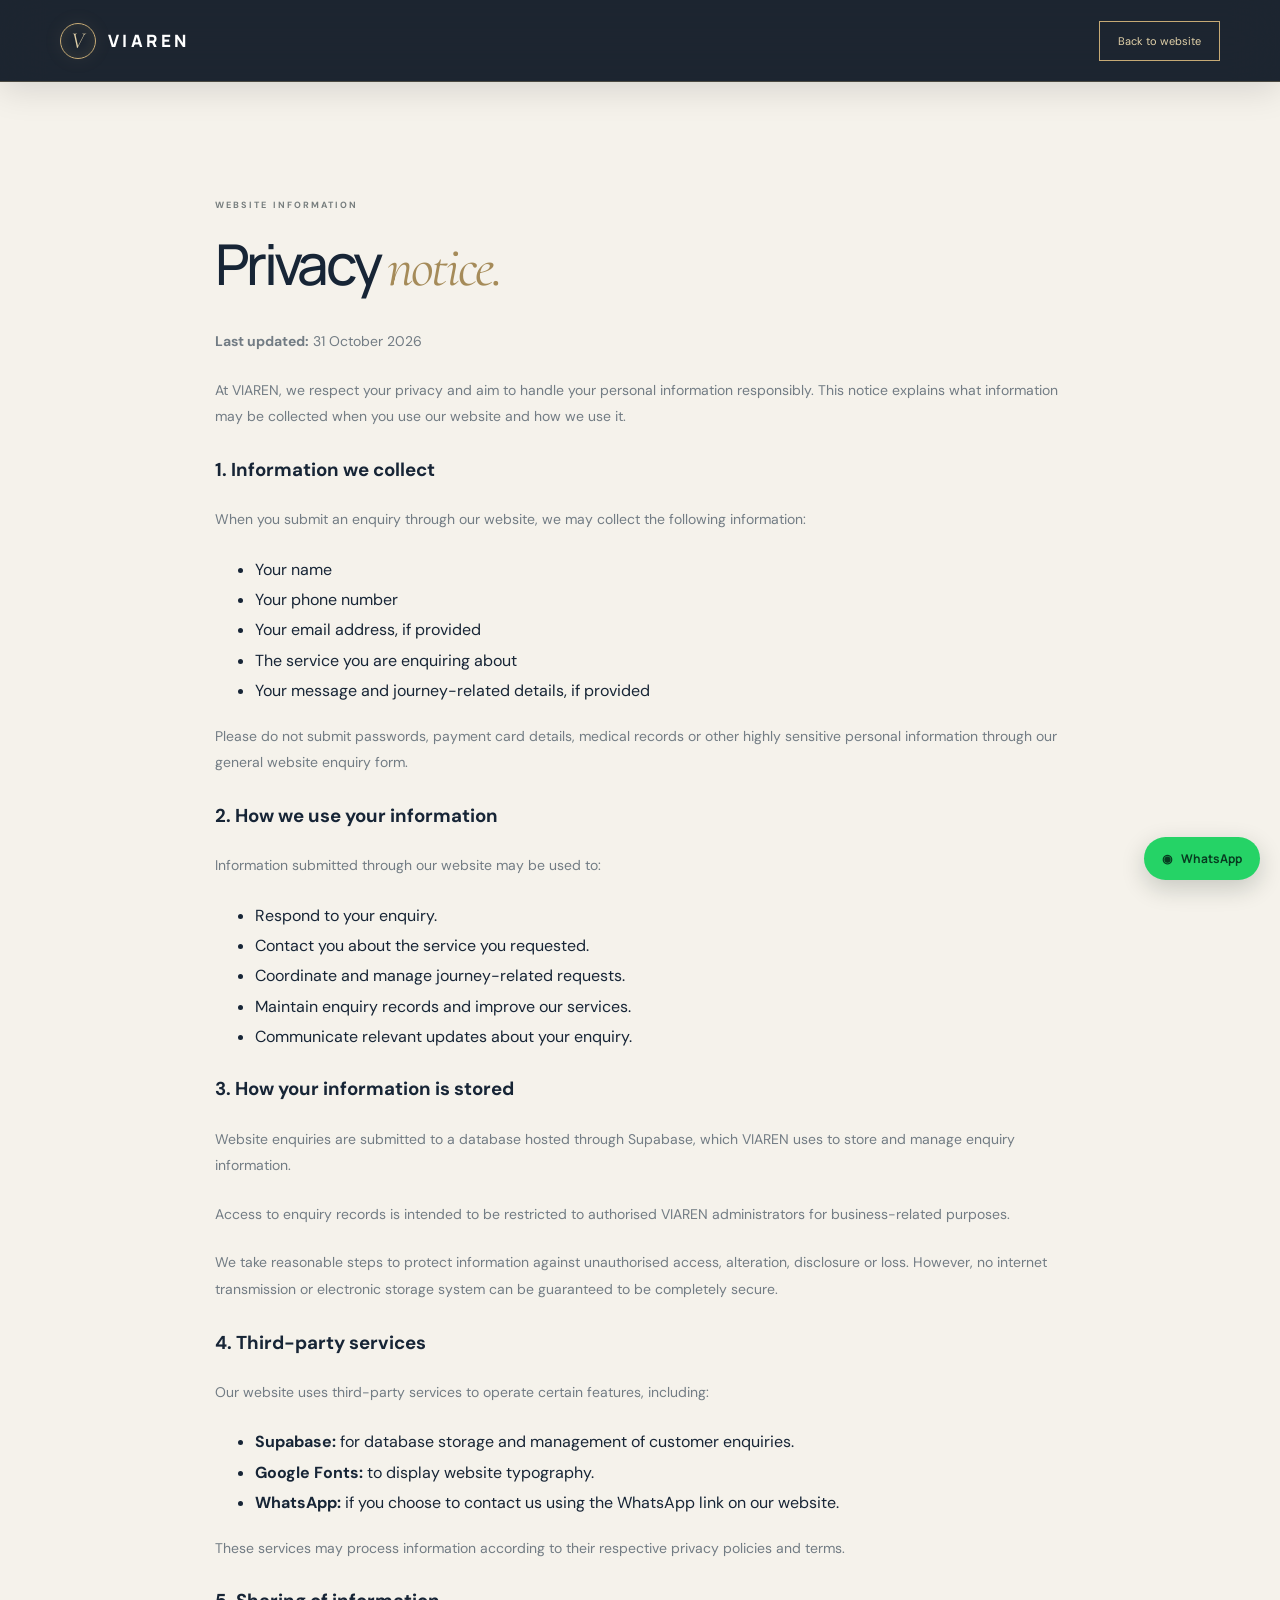
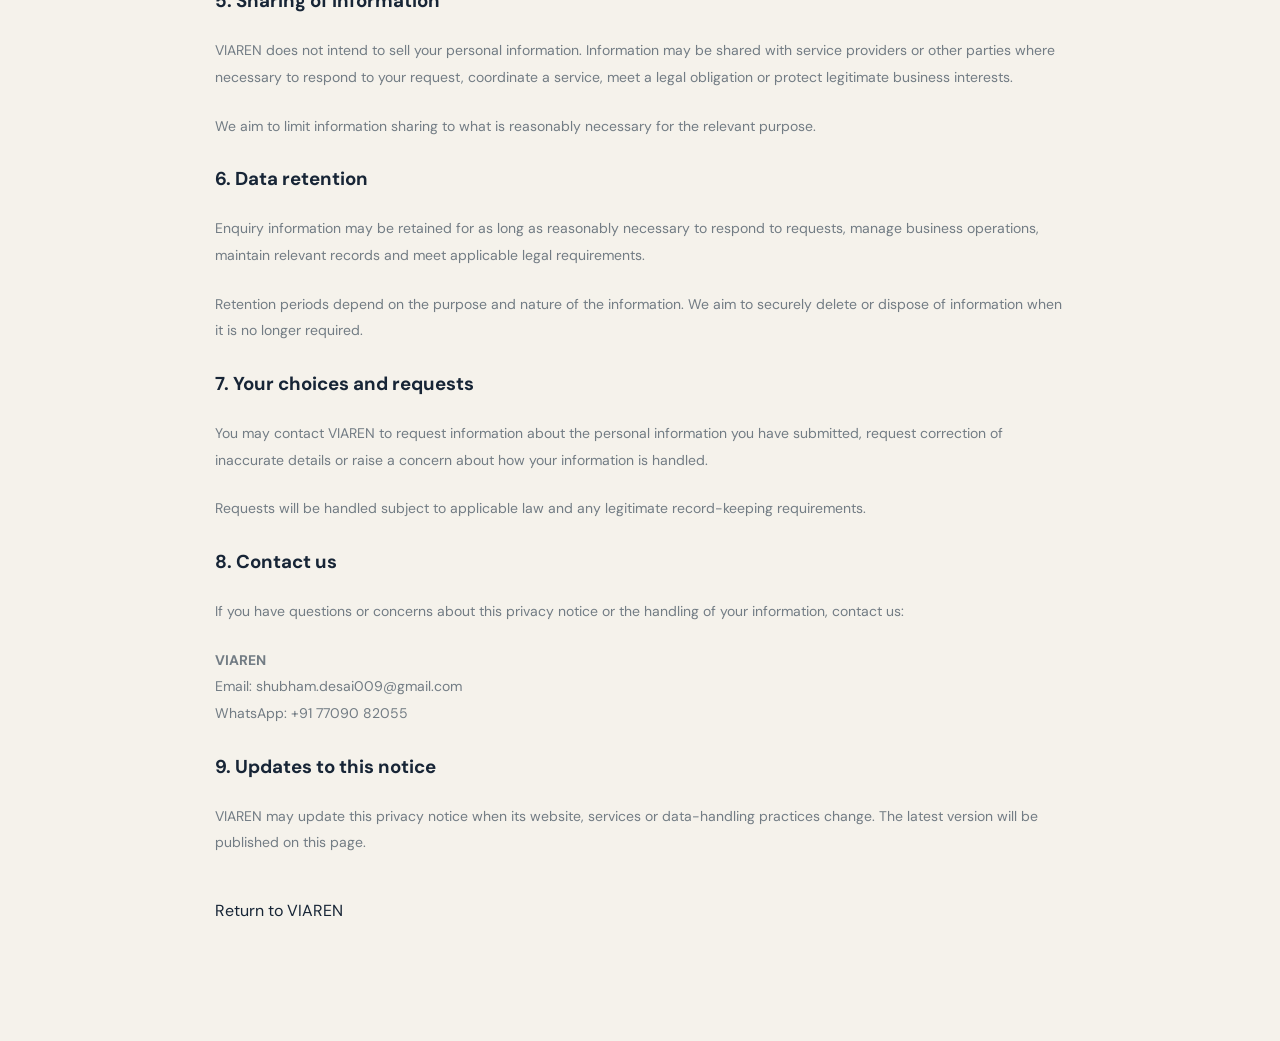
<file: privacy.html>
<!DOCTYPE html>
<html lang="en">
<head>
  <meta charset="UTF-8">
  <meta name="viewport" content="width=device-width, initial-scale=1.0">
  <meta name="theme-color" content="#091522">

  <title>Privacy Notice | VIAREN</title>

  <meta
    name="description"
    content="Learn how VIAREN collects, uses and protects information submitted through its website."
  >

  <link rel="preconnect" href="https://fonts.googleapis.com">
  <link rel="preconnect" href="https://fonts.gstatic.com" crossorigin>

  <link
    href="https://fonts.googleapis.com/css2?family=DM+Sans:wght@400;500;600;700&family=Manrope:wght@400;500;600;700;800&family=Cormorant+Garamond:wght@400;500;600;700&display=swap"
    rel="stylesheet"
  >

  <link rel="stylesheet" href="styles.css">
</head>

<body>

  <header class="site-header">
    <a class="brand" href="index.html">
      <span class="brand-mark">V</span>
      <span>VIAREN</span>
    </a>

    <a class="nav-cta" href="index.html">
      Back to website
    </a>
  </header>


  <main class="section">
    <div class="container" style="max-width: 850px;">

      <div class="eyebrow dark">WEBSITE INFORMATION</div>

      <h2>Privacy <em>notice.</em></h2>

      <p>
        <strong>Last updated:</strong> 31 October 2026
      </p>

      <p>
        At VIAREN, we respect your privacy and aim to handle your
        personal information responsibly. This notice explains what
        information may be collected when you use our website and
        how we use it.
      </p>


      <h3>1. Information we collect</h3>

      <p>
        When you submit an enquiry through our website, we may collect
        the following information:
      </p>

      <ul>
        <li>Your name</li>
        <li>Your phone number</li>
        <li>Your email address, if provided</li>
        <li>The service you are enquiring about</li>
        <li>Your message and journey-related details, if provided</li>
      </ul>

      <p>
        Please do not submit passwords, payment card details, medical
        records or other highly sensitive personal information through
        our general website enquiry form.
      </p>


      <h3>2. How we use your information</h3>

      <p>
        Information submitted through our website may be used to:
      </p>

      <ul>
        <li>Respond to your enquiry.</li>
        <li>Contact you about the service you requested.</li>
        <li>Coordinate and manage journey-related requests.</li>
        <li>Maintain enquiry records and improve our services.</li>
        <li>Communicate relevant updates about your enquiry.</li>
      </ul>


      <h3>3. How your information is stored</h3>

      <p>
        Website enquiries are submitted to a database hosted through
        Supabase, which VIAREN uses to store and manage enquiry
        information.
      </p>

      <p>
        Access to enquiry records is intended to be restricted to
        authorised VIAREN administrators for business-related purposes.
      </p>

      <p>
        We take reasonable steps to protect information against
        unauthorised access, alteration, disclosure or loss. However,
        no internet transmission or electronic storage system can be
        guaranteed to be completely secure.
      </p>


      <h3>4. Third-party services</h3>

      <p>
        Our website uses third-party services to operate certain
        features, including:
      </p>

      <ul>
        <li>
          <strong>Supabase:</strong> for database storage and
          management of customer enquiries.
        </li>
        <li>
          <strong>Google Fonts:</strong> to display website typography.
        </li>
        <li>
          <strong>WhatsApp:</strong> if you choose to contact us using
          the WhatsApp link on our website.
        </li>
      </ul>

      <p>
        These services may process information according to their
        respective privacy policies and terms.
      </p>


      <h3>5. Sharing of information</h3>

      <p>
        VIAREN does not intend to sell your personal information.
        Information may be shared with service providers or other
        parties where necessary to respond to your request, coordinate
        a service, meet a legal obligation or protect legitimate
        business interests.
      </p>

      <p>
        We aim to limit information sharing to what is reasonably
        necessary for the relevant purpose.
      </p>


      <h3>6. Data retention</h3>

      <p>
        Enquiry information may be retained for as long as reasonably
        necessary to respond to requests, manage business operations,
        maintain relevant records and meet applicable legal
        requirements.
      </p>

      <p>
        Retention periods depend on the purpose and nature of the
        information. We aim to securely delete or dispose of
        information when it is no longer required.
      </p>


      <h3>7. Your choices and requests</h3>

      <p>
        You may contact VIAREN to request information about the
        personal information you have submitted, request correction
        of inaccurate details or raise a concern about how your
        information is handled.
      </p>

      <p>
        Requests will be handled subject to applicable law and any
        legitimate record-keeping requirements.
      </p>


      <h3>8. Contact us</h3>

      <p>
        If you have questions or concerns about this privacy notice
        or the handling of your information, contact us:
      </p>

      <p>
        <strong>VIAREN</strong><br>
        Email:
        <a href="mailto:shubham.desai009@gmail.com">
          shubham.desai009@gmail.com
        </a>
        <br>
        WhatsApp:
        <a
          href="https://wa.me/917709082055"
          target="_blank"
          rel="noopener noreferrer"
        >
          +91 77090 82055
        </a>
      </p>


      <h3>9. Updates to this notice</h3>

      <p>
        VIAREN may update this privacy notice when its website,
        services or data-handling practices change. The latest
        version will be published on this page.
      </p>

      <div style="margin-top: 40px;">
        <a class="nav-cta" href="index.html">
          Return to VIAREN
        </a>
      </div>

    </div>
  </main>


  <a
    class="whatsapp-float"
    href="https://wa.me/917709082055?text=Hello%20VIAREN%2C%20I%20would%20like%20to%20know%20more%20about%20your%20services."
    target="_blank"
    rel="noopener noreferrer"
    aria-label="Chat with VIAREN on WhatsApp"
  >
    <span class="whatsapp-symbol" aria-hidden="true">◉</span>
    <span>WhatsApp</span>
  </a>

</body>
</html>
</file>
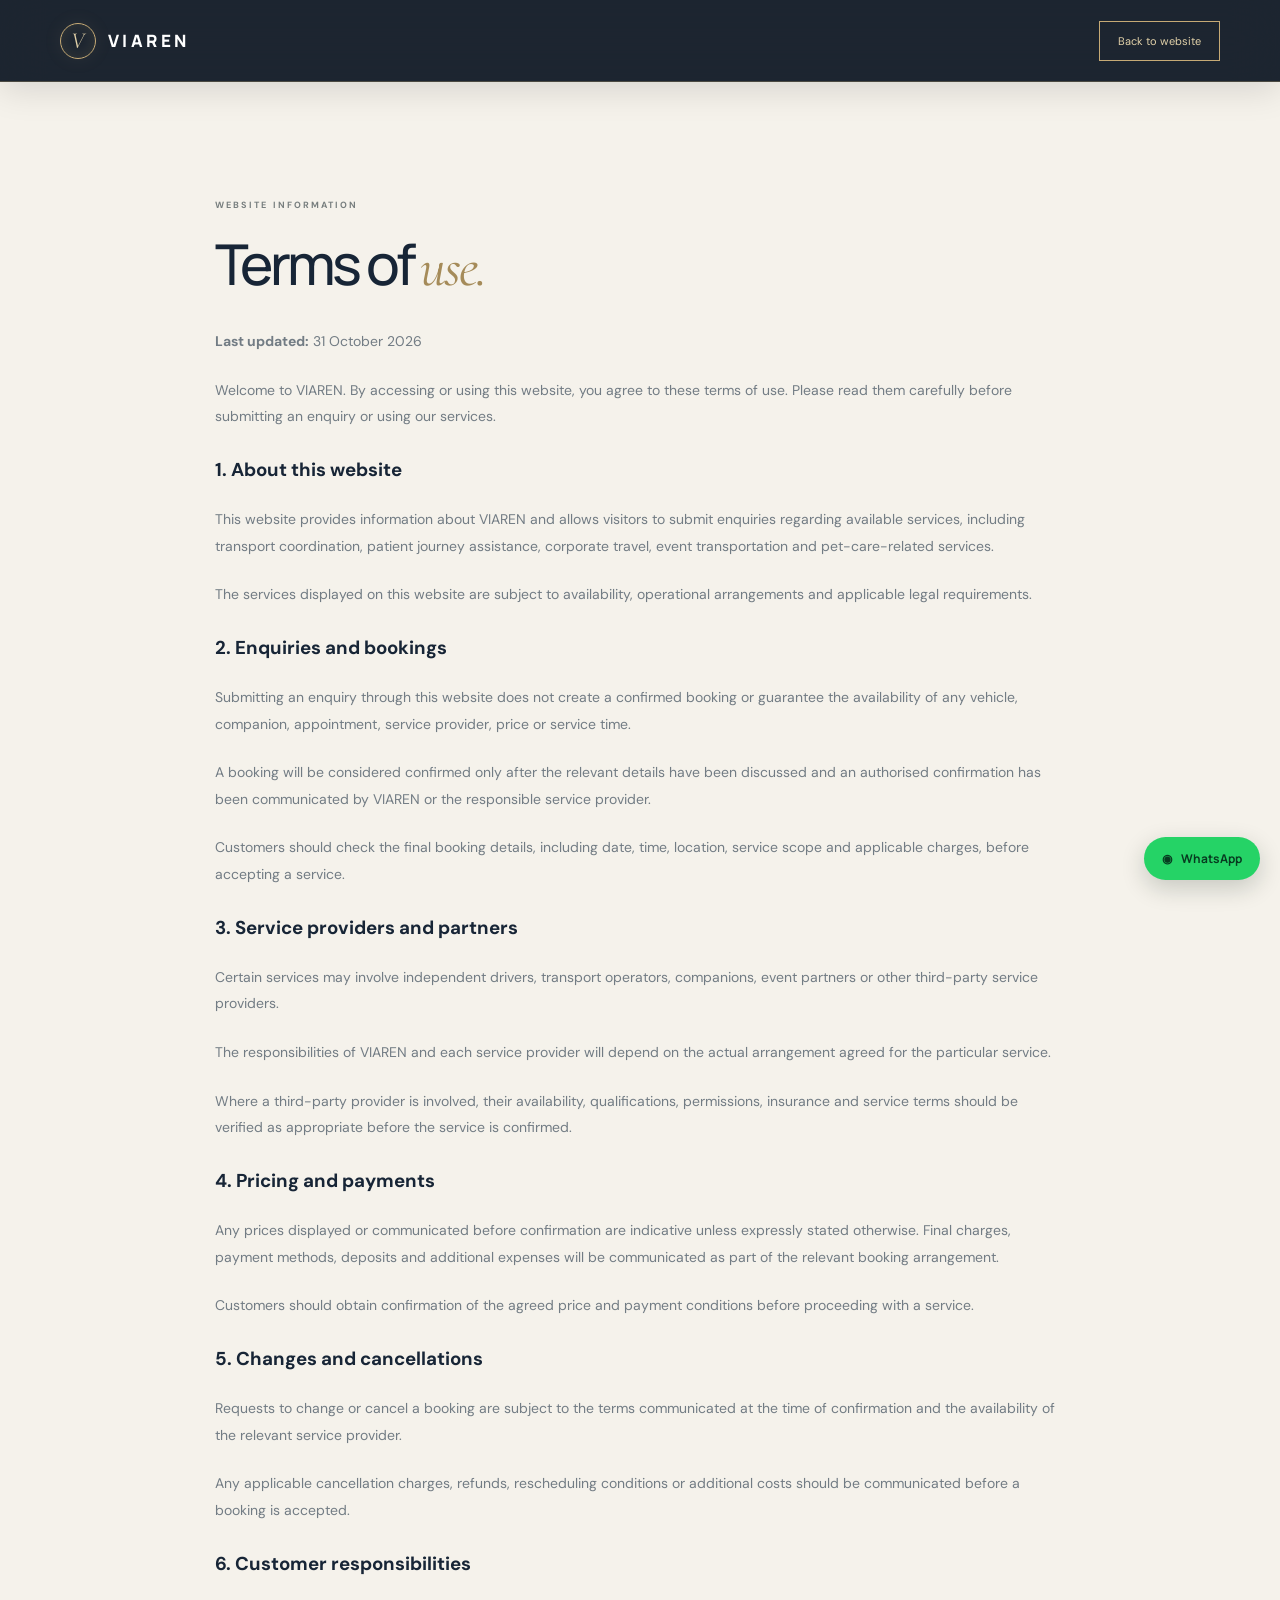
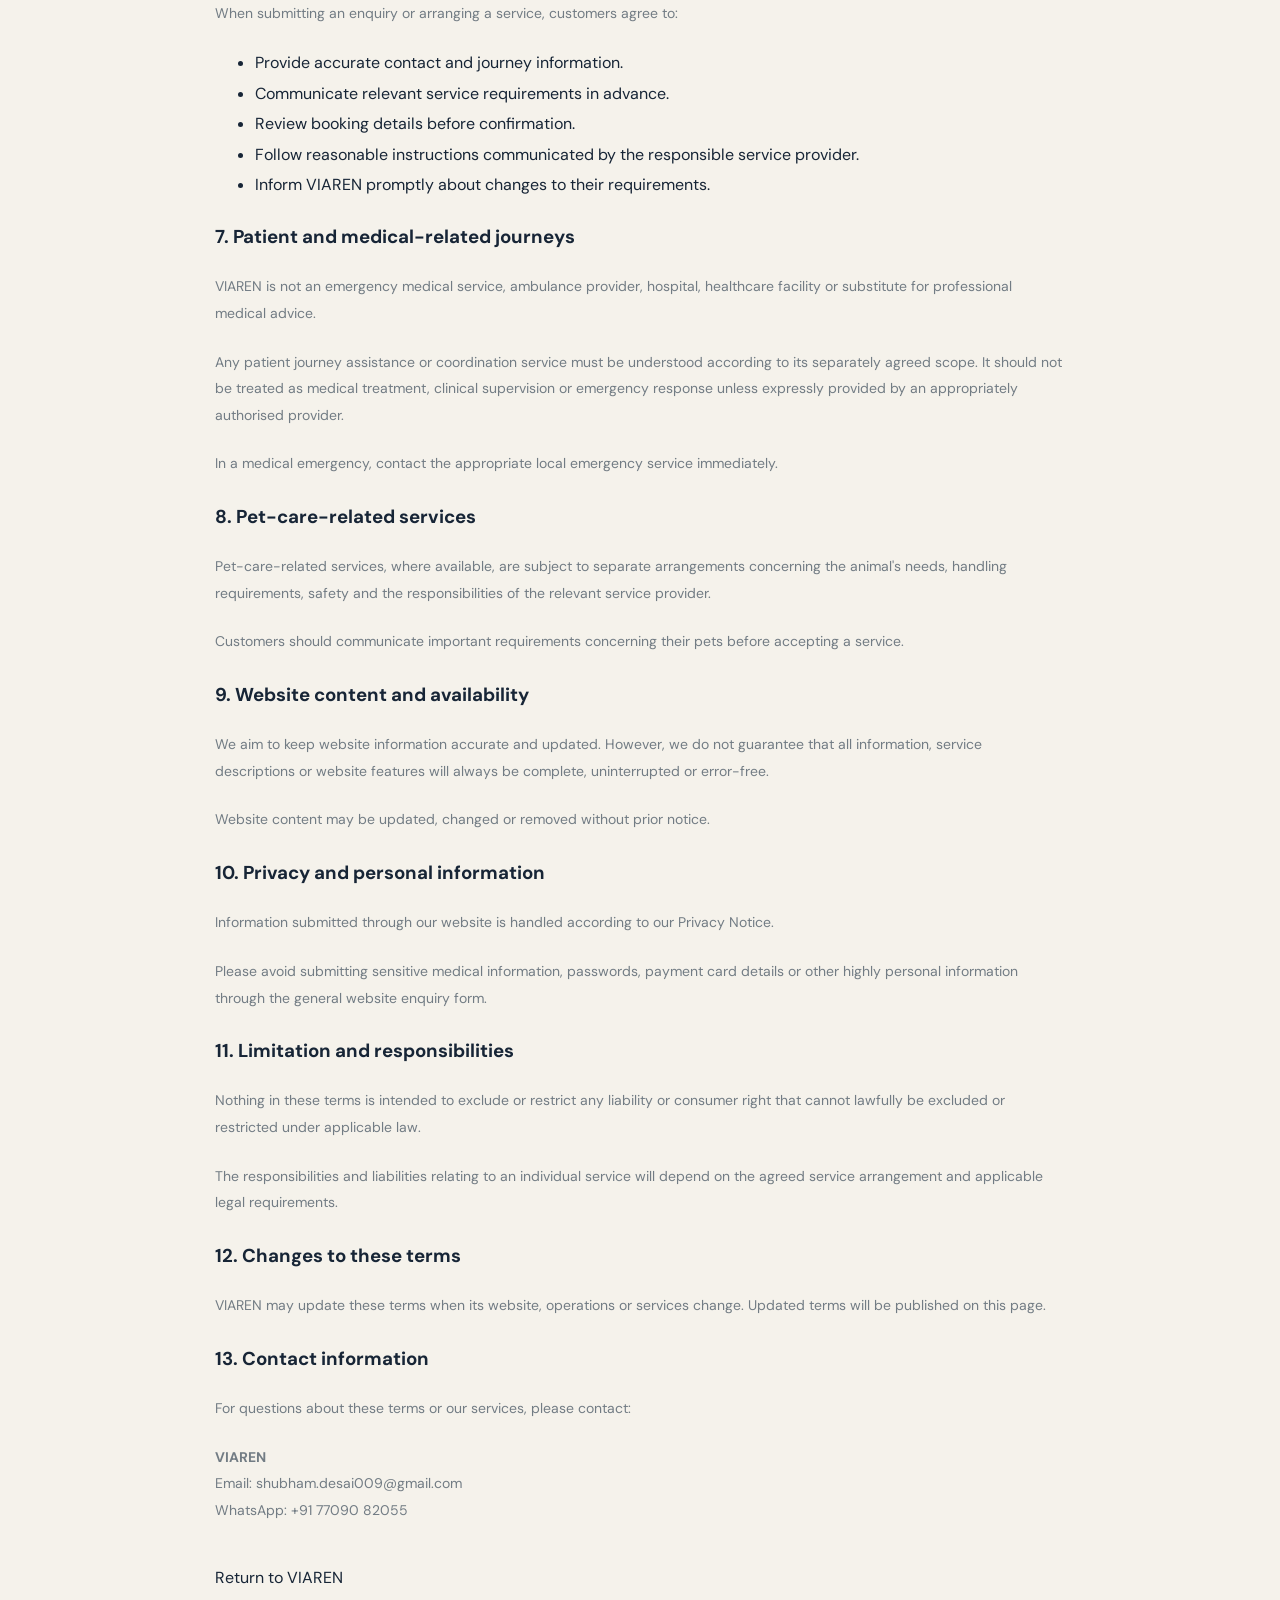
<file: terms.html>
<!DOCTYPE html>
<html lang="en">
<head>
  <meta charset="UTF-8">
  <meta name="viewport" content="width=device-width, initial-scale=1.0">
  <meta name="theme-color" content="#091522">

  <title>Terms of Use | VIAREN</title>

  <meta
    name="description"
    content="Read the terms and conditions for using the VIAREN website and submitting service enquiries."
  >

  <link rel="preconnect" href="https://fonts.googleapis.com">
  <link rel="preconnect" href="https://fonts.gstatic.com" crossorigin>

  <link
    href="https://fonts.googleapis.com/css2?family=DM+Sans:wght@400;500;600;700&family=Manrope:wght@400;500;600;700;800&family=Cormorant+Garamond:wght@400;500;600;700&display=swap"
    rel="stylesheet"
  >

  <link rel="stylesheet" href="styles.css">
</head>

<body>

  <header class="site-header">
    <a class="brand" href="index.html">
      <span class="brand-mark">V</span>
      <span>VIAREN</span>
    </a>

    <a class="nav-cta" href="index.html">
      Back to website
    </a>
  </header>


  <main class="section">

    <div class="container" style="max-width: 850px;">

      <div class="eyebrow dark">WEBSITE INFORMATION</div>

      <h2>Terms of <em>use.</em></h2>

      <p>
        <strong>Last updated:</strong> 31 October 2026
      </p>

      <p>
        Welcome to VIAREN. By accessing or using this website,
        you agree to these terms of use. Please read them carefully
        before submitting an enquiry or using our services.
      </p>


      <h3>1. About this website</h3>

      <p>
        This website provides information about VIAREN and allows
        visitors to submit enquiries regarding available services,
        including transport coordination, patient journey assistance,
        corporate travel, event transportation and pet-care-related
        services.
      </p>

      <p>
        The services displayed on this website are subject to
        availability, operational arrangements and applicable
        legal requirements.
      </p>


      <h3>2. Enquiries and bookings</h3>

      <p>
        Submitting an enquiry through this website does not create
        a confirmed booking or guarantee the availability of any
        vehicle, companion, appointment, service provider, price
        or service time.
      </p>

      <p>
        A booking will be considered confirmed only after the
        relevant details have been discussed and an authorised
        confirmation has been communicated by VIAREN or the
        responsible service provider.
      </p>

      <p>
        Customers should check the final booking details, including
        date, time, location, service scope and applicable charges,
        before accepting a service.
      </p>


      <h3>3. Service providers and partners</h3>

      <p>
        Certain services may involve independent drivers, transport
        operators, companions, event partners or other third-party
        service providers.
      </p>

      <p>
        The responsibilities of VIAREN and each service provider
        will depend on the actual arrangement agreed for the
        particular service.
      </p>

      <p>
        Where a third-party provider is involved, their availability,
        qualifications, permissions, insurance and service terms
        should be verified as appropriate before the service is
        confirmed.
      </p>


      <h3>4. Pricing and payments</h3>

      <p>
        Any prices displayed or communicated before confirmation
        are indicative unless expressly stated otherwise.
        Final charges, payment methods, deposits and additional
        expenses will be communicated as part of the relevant
        booking arrangement.
      </p>

      <p>
        Customers should obtain confirmation of the agreed price
        and payment conditions before proceeding with a service.
      </p>


      <h3>5. Changes and cancellations</h3>

      <p>
        Requests to change or cancel a booking are subject to
        the terms communicated at the time of confirmation and
        the availability of the relevant service provider.
      </p>

      <p>
        Any applicable cancellation charges, refunds, rescheduling
        conditions or additional costs should be communicated
        before a booking is accepted.
      </p>


      <h3>6. Customer responsibilities</h3>

      <p>
        When submitting an enquiry or arranging a service,
        customers agree to:
      </p>

      <ul>
        <li>Provide accurate contact and journey information.</li>
        <li>Communicate relevant service requirements in advance.</li>
        <li>Review booking details before confirmation.</li>
        <li>Follow reasonable instructions communicated by the responsible service provider.</li>
        <li>Inform VIAREN promptly about changes to their requirements.</li>
      </ul>


      <h3>7. Patient and medical-related journeys</h3>

      <p>
        VIAREN is not an emergency medical service, ambulance
        provider, hospital, healthcare facility or substitute for
        professional medical advice.
      </p>

      <p>
        Any patient journey assistance or coordination service
        must be understood according to its separately agreed
        scope. It should not be treated as medical treatment,
        clinical supervision or emergency response unless
        expressly provided by an appropriately authorised provider.
      </p>

      <p>
        In a medical emergency, contact the appropriate local
        emergency service immediately.
      </p>


      <h3>8. Pet-care-related services</h3>

      <p>
        Pet-care-related services, where available, are subject
        to separate arrangements concerning the animal's needs,
        handling requirements, safety and the responsibilities
        of the relevant service provider.
      </p>

      <p>
        Customers should communicate important requirements
        concerning their pets before accepting a service.
      </p>


      <h3>9. Website content and availability</h3>

      <p>
        We aim to keep website information accurate and updated.
        However, we do not guarantee that all information,
        service descriptions or website features will always
        be complete, uninterrupted or error-free.
      </p>

      <p>
        Website content may be updated, changed or removed
        without prior notice.
      </p>


      <h3>10. Privacy and personal information</h3>

      <p>
        Information submitted through our website is handled
        according to our
        <a href="privacy.html">Privacy Notice</a>.
      </p>

      <p>
        Please avoid submitting sensitive medical information,
        passwords, payment card details or other highly personal
        information through the general website enquiry form.
      </p>


      <h3>11. Limitation and responsibilities</h3>

      <p>
        Nothing in these terms is intended to exclude or restrict
        any liability or consumer right that cannot lawfully be
        excluded or restricted under applicable law.
      </p>

      <p>
        The responsibilities and liabilities relating to an
        individual service will depend on the agreed service
        arrangement and applicable legal requirements.
      </p>


      <h3>12. Changes to these terms</h3>

      <p>
        VIAREN may update these terms when its website,
        operations or services change. Updated terms will
        be published on this page.
      </p>


      <h3>13. Contact information</h3>

      <p>
        For questions about these terms or our services,
        please contact:
      </p>

      <p>
        <strong>VIAREN</strong><br>

        Email:
        <a href="mailto:shubham.desai009@gmail.com">
          shubham.desai009@gmail.com
        </a>

        <br>

        WhatsApp:
        <a
          href="https://wa.me/917709082055"
          target="_blank"
          rel="noopener noreferrer"
        >
          +91 77090 82055
        </a>
      </p>


      <div style="margin-top: 40px;">
        <a class="nav-cta" href="index.html">
          Return to VIAREN
        </a>
      </div>

    </div>

  </main>


  <a
    class="whatsapp-float"
    href="https://wa.me/917709082055?text=Hello%20VIAREN%2C%20I%20would%20like%20to%20know%20more%20about%20your%20services."
    target="_blank"
    rel="noopener noreferrer"
    aria-label="Chat with VIAREN on WhatsApp"
  >
    <span class="whatsapp-symbol" aria-hidden="true">◉</span>
    <span>WhatsApp</span>
  </a>

</body>
</html>
</file>
<file: styles.css>
/* =========================================================
   VIAREN — CINEMATIC BRITISH LUXURY DESIGN SYSTEM
   Complete replacement stylesheet
   ========================================================= */

@import url('https://fonts.googleapis.com/css2?family=DM+Sans:wght@400;500;600;700&family=Manrope:wght@400;500;600;700;800&family=Cormorant+Garamond:ital,wght@0,400;0,500;0,600;1,400;1,500&display=swap');

/* ---------- DESIGN TOKENS ---------- */

:root {
  --navy: #091522;
  --navy2: #112337;
  --navy3: #1a3045;
  --ink: #172536;
  --muted: #727c84;
  --paper: #f5f2eb;
  --white: #fffefa;
  --gold: #c6aa75;
  --gold-light: #e2d1a9;
  --lime: #d9e6bd;
  --line: #dedbd2;

  --serif: "Cormorant Garamond", Georgia, serif;
  --sans: "DM Sans", sans-serif;
  --heading: "Manrope", sans-serif;

  --shadow: 0 25px 70px rgba(7,18,30,.13);
  --shadow-deep: 0 35px 90px rgba(0,0,0,.32);
  --ease: cubic-bezier(.2,.7,.2,1);
}

* {
  box-sizing: border-box;
}

html {
  scroll-behavior: smooth;
  scroll-padding-top: 90px;
}

body {
  margin: 0;
  background: var(--paper);
  color: var(--ink);
  font-family: var(--sans);
  -webkit-font-smoothing: antialiased;
  overflow-x: hidden;
}

::selection {
  background: var(--gold);
  color: var(--navy);
}

a {
  color: inherit;
  text-decoration: none;
}

button,
input,
select,
textarea {
  font: inherit;
}

button {
  cursor: pointer;
}

.container {
  width: min(1160px, calc(100% - 48px));
  margin: auto;
}

/* =========================================================
   HEADER
   ========================================================= */

.site-header {
  height: 82px;
  padding: 0 max(24px, calc((100% - 1160px) / 2));
  display: flex;
  align-items: center;
  justify-content: space-between;
  background: rgba(7,17,29,.91);
  color: white;
  position: sticky;
  top: 0;
  z-index: 100;
  border-bottom: 1px solid rgba(198,170,117,.28);
  backdrop-filter: blur(22px);
  -webkit-backdrop-filter: blur(22px);
  box-shadow: 0 8px 35px rgba(0,0,0,.12);
  transition: background .4s ease, box-shadow .4s ease;
}

.brand {
  display: flex;
  align-items: center;
  gap: 12px;
  font: 800 17px var(--heading);
  letter-spacing: .2em;
  transition: letter-spacing .4s ease;
}

.brand:hover {
  letter-spacing: .25em;
}

.brand-mark {
  width: 36px;
  height: 36px;
  border: 1px solid var(--gold);
  border-radius: 50%;
  display: grid;
  place-items: center;
  color: var(--gold-light);
  font: italic 23px var(--serif);
  letter-spacing: 0;
  box-shadow: inset 0 0 15px rgba(198,170,117,.12),
              0 0 20px rgba(198,170,117,.08);
  transition: transform .6s ease, box-shadow .6s ease;
}

.brand:hover .brand-mark {
  transform: rotateY(180deg);
  box-shadow: 0 0 25px rgba(198,170,117,.3);
}

.nav {
  display: flex;
  align-items: center;
  gap: 32px;
  font-size: 11px;
  letter-spacing: .04em;
  color: #d8dce0;
}

.nav a {
  transition: color .3s ease;
}

.nav a:hover {
  color: var(--gold-light);
}

.nav .nav-cta,
.site-header > .nav-cta {
  padding: 13px 19px;
  border: 1px solid rgba(198,170,117,.65);
  color: var(--gold-light);
  transition: .3s ease;
}

.nav .nav-cta:hover,
.site-header > .nav-cta:hover {
  background: var(--gold);
  color: var(--navy);
}

.nav-cta span,
.button span {
  margin-left: 14px;
}

.menu-toggle {
  display: none;
  background: none;
  border: 0;
  color: white;
  font-size: 25px;
}

/* =========================================================
   HERO — CINEMATIC EXPERIENCE
   ========================================================= */

.hero {
  background:
    radial-gradient(ellipse at 76% 38%, rgba(198,170,117,.16), transparent 37%),
    radial-gradient(ellipse at 12% 85%, rgba(45,83,115,.32), transparent 45%),
    linear-gradient(125deg,#071321 0%,#102438 55%,#192e41 100%);
  color: white;
  min-height: 680px;
  position: relative;
  overflow: hidden;
  padding: 100px 0 30px;
  isolation: isolate;
}

.hero::before {
  content: "";
  position: absolute;
  inset: 0;
  opacity: .14;
  background-image:
    linear-gradient(rgba(255,255,255,.08) 1px,transparent 1px),
    linear-gradient(90deg,rgba(255,255,255,.08) 1px,transparent 1px);
  background-size: 85px 85px;
  mask-image: radial-gradient(ellipse at 72% 45%,black,transparent 78%);
  pointer-events: none;
}

.hero::after {
  content: "V";
  position: absolute;
  right: -25px;
  bottom: -210px;
  z-index: -1;
  color: rgba(198,170,117,.045);
  font: 600 650px var(--serif);
  line-height: 1;
  pointer-events: none;
}

.hero-glow {
  position: absolute;
  width: 850px;
  height: 850px;
  border-radius: 50%;
  right: -180px;
  top: -230px;
  background: radial-gradient(circle,rgba(226,209,169,.16),rgba(198,170,117,.035) 40%,transparent 70%);
  pointer-events: none;
  animation: cinematicGlow 10s ease-in-out infinite alternate;
}

@keyframes cinematicGlow {
  from { transform: scale(.85); opacity: .65; }
  to { transform: scale(1.15); opacity: 1; }
}

.hero-grid {
  display: grid;
  grid-template-columns: 1.03fr .97fr;
  gap: 50px;
  align-items: center;
  position: relative;
  perspective: 1200px;
}

.eyebrow {
  font-size: 9px;
  letter-spacing: .23em;
  font-weight: 700;
  color: #c5cbd0;
  display: flex;
  align-items: center;
  gap: 12px;
}

.eyebrow-dot {
  width: 7px;
  height: 7px;
  background: var(--gold);
  border-radius: 50%;
  display: inline-block;
  box-shadow: 0 0 14px rgba(198,170,117,.7);
}

.eyebrow.dark {
  color: #777e7e;
}

.eyebrow.dark .eyebrow-dot {
  background: #a38b5d;
}

.hero h1,
.section h2,
.dark-section h2,
.partner-section h2 {
  font: 500 clamp(46px,5.5vw,72px)/1.08 var(--heading);
  letter-spacing: -.065em;
  margin: 27px 0 23px;
}

.hero h1 em,
.section h2 em,
.dark-section h2 em,
.partner-section h2 em {
  font-family: var(--serif);
  font-weight: 400;
  color: var(--gold-light);
  letter-spacing: -.035em;
}

.hero .eyebrow,
.hero h1,
.hero-text,
.hero-actions,
.hero-note {
  animation: cinematicEntrance 1s var(--ease) both;
}

.hero h1 { animation-delay: .12s; }
.hero-text { animation-delay: .24s; }
.hero-actions { animation-delay: .36s; }
.hero-note { animation-delay: .48s; }

@keyframes cinematicEntrance {
  from {
    opacity: 0;
    transform: translateY(25px);
    filter: blur(5px);
  }
  to {
    opacity: 1;
    transform: translateY(0);
    filter: blur(0);
  }
}

.hero-text {
  max-width: 500px;
  color: #c2cbd3;
  font-size: 14px;
  line-height: 1.95;
}

.hero-actions {
  display: flex;
  align-items: center;
  gap: 27px;
  margin-top: 36px;
}

.button {
  display: inline-flex;
  align-items: center;
  justify-content: center;
  padding: 16px 22px;
  font-size: 11px;
  font-weight: 700;
  letter-spacing: .04em;
  transition: transform .4s var(--ease),box-shadow .4s ease,background .4s ease;
  border: 0;
  cursor: pointer;
}

.button-primary {
  background: var(--gold);
  color: var(--navy);
  box-shadow: 0 10px 30px rgba(198,170,117,.15);
  position: relative;
  overflow: hidden;
  isolation: isolate;
}

.button-primary::after {
  content: "";
  position: absolute;
  top: -50%;
  left: -100%;
  width: 60%;
  height: 200%;
  background: rgba(255,255,255,.32);
  transform: rotate(25deg);
  transition: left .7s ease;
  z-index: -1;
}

.button-primary:hover::after {
  left: 140%;
}

.button-primary:hover {
  background: var(--gold-light);
  transform: translateY(-3px);
  box-shadow: 0 15px 35px rgba(198,170,117,.25);
}

.button-quiet {
  color: white;
  padding-left: 0;
}

.button-quiet:hover {
  color: var(--gold-light);
}

.hero-note {
  display: flex;
  align-items: center;
  gap: 12px;
  color: #9ba9b4;
  font-size: 9px;
  margin-top: 55px;
  letter-spacing: .09em;
}

.note-line {
  height: 1px;
  width: 35px;
  background: var(--gold);
}

/* =========================================================
   HERO 3D VISUAL
   ========================================================= */

.hero-visual {
  height: 460px;
  position: relative;
  display: grid;
  place-items: center;
  perspective: 1000px;
  transform-style: preserve-3d;
}

.visual-orbit {
  position: absolute;
  border: 1px solid rgba(198,170,117,.25);
  border-radius: 50%;
  width: 420px;
  height: 420px;
  transform: rotateX(65deg) rotateZ(-20deg);
  animation: orbitFloat 12s ease-in-out infinite alternate;
  box-shadow: 0 0 25px rgba(198,170,117,.04);
}

.orbit-two {
  width: 340px;
  height: 340px;
  border-style: dashed;
  border-color: rgba(255,255,255,.17);
  animation-duration: 25s;
  animation-direction: alternate-reverse;
}

@keyframes orbitFloat {
  from { transform: rotateX(65deg) rotateZ(-20deg) scale(1); }
  to { transform: rotateX(65deg) rotateZ(15deg) scale(1.08); }
}

.card-main {
  position: relative;
  width: min(360px,85%);
  background: linear-gradient(145deg,#fffefa,#eeeae0);
  color: var(--ink);
  padding: 27px;
  box-shadow: 0 50px 100px rgba(0,0,0,.42),0 0 50px rgba(198,170,117,.07);
  z-index: 2;
  transform: translateZ(35px) rotateY(-9deg) rotateX(5deg);
  transition: transform .5s ease,box-shadow .5s ease;
  overflow: hidden;
}

.card-main::before {
  content: "";
  position: absolute;
  inset: 0;
  background: linear-gradient(115deg,transparent 20%,rgba(255,255,255,.55) 48%,transparent 68%);
  transform: translateX(-130%);
  pointer-events: none;
  animation: cardLightSweep 8s ease-in-out infinite;
}

@keyframes cardLightSweep {
  0%,45% { transform: translateX(-130%); }
  75%,100% { transform: translateX(130%); }
}

.card-main:hover {
  transform: translateZ(65px) rotateY(0) rotateX(0) translateY(-10px);
  box-shadow: 0 55px 110px rgba(0,0,0,.45);
}

.route-top {
  display: flex;
  justify-content: space-between;
  align-items: center;
  padding-bottom: 24px;
  border-bottom: 1px solid #e3dfd5;
}

.route-label,
.route-point small,
.support-row small {
  font-size: 8px;
  letter-spacing: .16em;
  color: #89918e;
  font-weight: 700;
}

.live-pill {
  font-size: 8px;
  letter-spacing: .1em;
  color: #55722c;
  background: #eaf2dd;
  padding: 7px 9px;
}

.live-pill i {
  display: inline-block;
  width: 5px;
  height: 5px;
  background: #8eb34e;
  border-radius: 50%;
  margin-right: 5px;
}

.route-point {
  display: flex;
  gap: 14px;
  align-items: center;
  margin-top: 22px;
}

.route-icon {
  width: 30px;
  height: 30px;
  border: 1px solid #d9dfd5;
  border-radius: 50%;
  display: grid;
  place-items: center;
  color: #718b45;
}

.route-icon.destination {
  background: var(--navy);
  color: var(--gold-light);
  border: 0;
}

.route-point strong,
.support-row strong {
  display: block;
  font: 700 12px var(--heading);
  margin-top: 5px;
}

.route-line {
  height: 25px;
  border-left: 1px dashed #b4c1a4;
  margin-left: 15px;
}

.route-divider {
  border-top: 1px solid #e5e8e2;
  margin: 23px 0 17px;
}

.support-row {
  display: flex;
  align-items: center;
  gap: 10px;
}

.support-avatar {
  width: 28px;
  height: 28px;
  border-radius: 50%;
  background: var(--navy);
  color: var(--gold-light);
  display: grid;
  place-items: center;
  font: italic 17px var(--serif);
}

.support-row small {
  display: block;
  margin-top: 3px;
  letter-spacing: .02em;
  font-weight: 400;
}

.support-check {
  margin-left: auto;
  background: #eaf2dd;
  color: #68883d;
  border-radius: 50%;
  width: 22px;
  height: 22px;
  display: grid;
  place-items: center;
  font-size: 12px;
}

.floating-tag {
  position: absolute;
  background: rgba(28,48,67,.82);
  border: 1px solid rgba(226,209,169,.35);
  color: #e7edf0;
  padding: 13px 16px;
  font-size: 9px;
  letter-spacing: .07em;
  box-shadow: 0 20px 50px rgba(0,0,0,.3);
  z-index: 3;
  backdrop-filter: blur(15px);
  -webkit-backdrop-filter: blur(15px);
  animation: tagFloat 6s ease-in-out infinite;
}

@keyframes tagFloat {
  0%,100% { transform: translateY(0); }
  50% { transform: translateY(-10px); }
}

.floating-tag span {
  color: var(--gold-light);
  margin-right: 8px;
}

.tag-top {
  top: 56px;
  right: 0;
}

.tag-bottom {
  bottom: 53px;
  left: 0;
  animation-delay: -2s;
}

.visual-stamp {
  position: absolute;
  right: 20px;
  bottom: 0;
  color: rgba(255,255,255,.35);
  font: 800 12px var(--heading);
  letter-spacing: .2em;
  text-align: center;
}

.visual-stamp small {
  font: 8px var(--sans);
  letter-spacing: .2em;
}

.hero-bottom {
  display: flex;
  justify-content: space-between;
  color: #81909e;
  font-size: 8px;
  letter-spacing: .16em;
  margin-top: 35px;
}

/* =========================================================
   TRUST STRIP
   ========================================================= */

.trust-strip {
  background: linear-gradient(90deg,#e9e5da,#f3f0e8,#e9e5da);
  border-bottom: 1px solid #d9d3c7;
  box-shadow: inset 0 1px rgba(255,255,255,.7);
}

.trust-inner {
  min-height: 78px;
  display: flex;
  align-items: center;
  justify-content: space-between;
  gap: 18px;
  color: #5e6a6c;
}

.trust-inner > span {
  font-size: 8px;
  letter-spacing: .17em;
  color: #89918d;
}

.trust-inner b {
  font: 600 12px var(--heading);
  transition: color .3s ease;
}

.trust-inner b:hover {
  color: #9a7c47;
}

.trust-inner i {
  width: 4px;
  height: 4px;
  background: var(--gold);
  border-radius: 50%;
}

/* =========================================================
   GENERAL SECTIONS
   ========================================================= */

.section {
  padding: 115px 0;
}

.section-heading {
  display: flex;
  align-items: end;
  justify-content: space-between;
  gap: 50px;
  margin-bottom: 50px;
}

.section h2,
.dark-section h2,
.partner-section h2 {
  font-size: clamp(38px,4.4vw,58px);
  color: var(--ink);
  margin: 20px 0 0;
}

.section h2 em {
  color: #a58b59;
}

.section-heading > p {
  max-width: 340px;
  color: var(--muted);
  font-size: 13px;
  line-height: 1.9;
  margin: 0 0 5px;
}

/* =========================================================
   SERVICES — 3D CARDS
   ========================================================= */

.service-grid {
  display: grid;
  grid-template-columns: repeat(4,1fr);
  gap: 14px;
  perspective: 1000px;
}

.service-card {
  background: var(--white);
  padding: 27px 23px 25px;
  min-height: 310px;
  display: flex;
  flex-direction: column;
  border: 1px solid #e7e2d8;
  transition: transform .45s ease,box-shadow .45s ease,border-color .45s ease;
  transform-style: preserve-3d;
  position: relative;
  overflow: hidden;
  box-shadow: 0 8px 25px rgba(20,31,42,.025);
}

.service-card::before {
  content: "";
  position: absolute;
  inset: 0;
  background: radial-gradient(circle at 50% 0%,rgba(198,170,117,.15),transparent 65%);
  opacity: 0;
  transition: opacity .5s ease;
  pointer-events: none;
}

.service-card:hover {
  transform: translateY(-12px) rotateX(3deg) rotateY(-2deg);
  box-shadow: 0 30px 60px rgba(20,31,42,.13),0 0 0 1px rgba(198,170,117,.2);
  border-color: var(--gold);
}

.service-card:hover::before {
  opacity: 1;
}

.service-featured {
  background: linear-gradient(145deg,#e9eddf,#f4f1e8);
  border-color: #e1e4d5;
}

.service-number {
  font-size: 8px;
  letter-spacing: .14em;
  color: #87908a;
  font-weight: 700;
}

.service-icon {
  font: 35px var(--serif);
  color: #a58b59;
  margin: 27px 0 17px;
  transition: transform .5s ease,text-shadow .5s ease;
  transform: translateZ(20px);
}

.service-card:hover .service-icon {
  transform: translateZ(35px) scale(1.13);
  text-shadow: 0 8px 20px rgba(165,139,89,.2);
}

.service-card h3 {
  font: 700 17px/1.35 var(--heading);
  margin: 0 0 12px;
  letter-spacing: -.035em;
  position: relative;
  z-index: 1;
}

.service-card p {
  font-size: 11px;
  line-height: 1.85;
  color: #68737b;
  margin: 0 0 24px;
  position: relative;
  z-index: 1;
}

.text-link {
  margin-top: auto;
  font-size: 10px;
  font-weight: 700;
  border-bottom: 1px solid #d2cbbb;
  padding-bottom: 10px;
  display: flex;
  justify-content: space-between;
  transition: color .3s ease;
}

.text-link:hover {
  color: #9d8049;
}

.text-link span {
  color: #a58b59;
}

.fine-print {
  font-size: 9px;
  color: #89918d;
  margin-top: 17px;
}

/* =========================================================
   HOW IT WORKS
   ========================================================= */

.dark-section {
  background:
    radial-gradient(ellipse at 85% 45%,rgba(198,170,117,.09),transparent 38%),
    radial-gradient(ellipse at 10% 90%,rgba(44,77,104,.3),transparent 45%),
    #091522;
  color: white;
  padding: 110px 0;
  position: relative;
  overflow: hidden;
}

.dark-section::before {
  content: "";
  position: absolute;
  inset: 0;
  background: linear-gradient(120deg,transparent 30%,rgba(255,255,255,.018),transparent 70%);
  pointer-events: none;
}

.dark-section::after {
  content: "";
  position: absolute;
  width: 500px;
  height: 500px;
  border: 1px solid rgba(198,170,117,.1);
  border-radius: 50%;
  right: -250px;
  bottom: -250px;
  pointer-events: none;
}

.light-heading h2 {
  color: white;
}

.dark-section .section-heading > p {
  color: #aab5bf;
}

.steps {
  display: grid;
  grid-template-columns: repeat(4,1fr);
  border-top: 1px solid rgba(255,255,255,.2);
  margin-top: 64px;
}

.step {
  padding: 25px 23px 0 0;
  position: relative;
  transition: transform .45s ease;
}

.step:hover {
  transform: translateY(-8px);
}

.step + .step {
  padding-left: 24px;
  border-left: 1px solid rgba(255,255,255,.15);
}

.step-index {
  font-size: 9px;
  color: var(--gold-light);
  letter-spacing: .12em;
}

.step-icon {
  font: 31px var(--serif);
  color: var(--gold-light);
  margin: 27px 0 16px;
  transition: transform .4s ease,color .4s ease;
}

.step:hover .step-icon {
  transform: translateY(-5px) scale(1.12);
  color: white;
}

.step h3 {
  font: 700 16px var(--heading);
  margin: 0 0 10px;
}

.step p {
  font-size: 11px;
  line-height: 1.9;
  color: #aab5bf;
  max-width: 210px;
}

/* =========================================================
   ABOUT / DIFFERENCE
   ========================================================= */

.difference-grid {
  display: grid;
  grid-template-columns: .85fr 1.15fr;
  gap: 100px;
  align-items: center;
}

.difference-art {
  height: 430px;
  background: radial-gradient(circle at center,#f5f1e6,#e5e5d9);
  position: relative;
  overflow: hidden;
  display: grid;
  place-items: center;
  perspective: 800px;
  transform-style: preserve-3d;
  box-shadow: 0 30px 70px rgba(20,31,42,.09),inset 0 0 70px rgba(255,255,255,.3);
}

.big-v {
  font: italic 300px var(--serif);
  color: #9a986f;
  line-height: 1;
  z-index: 1;
  transform: translateZ(45px) rotateY(-15deg);
  text-shadow: 15px 20px 30px rgba(60,70,50,.12);
  transition: transform .7s ease;
}

.difference-art:hover .big-v {
  transform: translateZ(70px) rotateY(0) scale(1.05);
}

.art-orbit {
  position: absolute;
  width: 330px;
  height: 330px;
  border: 1px solid #a6a17c;
  border-radius: 50%;
  transform: rotate(-25deg) scaleX(1.4);
  animation: artOrbit 16s linear infinite;
  box-shadow: 0 0 20px rgba(165,139,89,.12);
}

@keyframes artOrbit {
  to { transform: rotate(335deg) scaleX(1.4); }
}

.difference-art:hover .art-orbit {
  animation-duration: 5s;
}

.art-caption {
  position: absolute;
  bottom: 25px;
  left: 25px;
  font-size: 8px;
  line-height: 1.8;
  letter-spacing: .16em;
  color: #66734f;
}

.difference-copy h2 {
  font-size: clamp(36px,4vw,52px);
}

.difference-copy > p {
  font-size: 13px;
  line-height: 1.95;
  color: #66717d;
  max-width: 530px;
}

.principles {
  display: flex;
  gap: 28px;
  margin-top: 35px;
  border-top: 1px solid var(--line);
  padding-top: 22px;
}

.principles div {
  display: flex;
  flex-direction: column;
  gap: 8px;
}

.principles b {
  font-size: 9px;
  color: #a58b59;
}

.principles span {
  font-size: 10px;
  font-weight: 700;
}

/* =========================================================
   PARTNERS
   ========================================================= */

.partner-section {
  background:
    radial-gradient(ellipse at 85% 20%,rgba(198,170,117,.15),transparent 42%),
    radial-gradient(ellipse at 15% 80%,rgba(198,170,117,.1),transparent 45%),
    linear-gradient(120deg,#0c1b2a,#192f43);
  color: white;
  padding: 100px 0;
  position: relative;
  overflow: hidden;
}

.partner-grid {
  display: grid;
  grid-template-columns: 1fr 1fr;
  gap: 100px;
  align-items: center;
}

.partner-section h2 {
  color: white;
  margin-bottom: 20px;
}

.partner-section h2 em {
  color: var(--gold-light);
}

.partner-section p {
  font-size: 13px;
  line-height: 1.9;
  color: #b6c1ca;
  max-width: 410px;
  margin-bottom: 28px;
}

.button-light {
  background: var(--paper);
  color: var(--navy);
}

.button-light:hover {
  background: var(--gold-light);
  transform: translateY(-3px);
}

.partner-list > div {
  display: grid;
  grid-template-columns: 35px 1fr 20px;
  align-items: center;
  gap: 10px;
  padding: 20px 0;
  border-bottom: 1px solid rgba(255,255,255,.17);
  transition: padding .35s ease,border-color .35s ease,background .35s ease;
}

.partner-list > div:hover {
  padding-left: 14px;
  border-bottom-color: var(--gold);
  background: rgba(255,255,255,.025);
}

.partner-list > div > span {
  font-size: 9px;
  color: var(--gold-light);
}

.partner-list b {
  font: 600 13px var(--heading);
}

.partner-list small {
  grid-column: 2;
  color: #aab7c0;
  font-size: 10px;
  margin-top: -8px;
}

.partner-list i {
  grid-column: 3;
  grid-row: 1 / 3;
  font-style: normal;
  color: var(--gold-light);
}

/* =========================================================
   CONTACT
   ========================================================= */

.contact-section {
  background: var(--paper);
}

.contact-grid {
  display: grid;
  grid-template-columns: .9fr 1.1fr;
  gap: 100px;
}

.contact-copy h2 {
  font-size: clamp(42px,5vw,62px);
}

.contact-copy > p {
  font-size: 13px;
  line-height: 1.9;
  color: #66717d;
  max-width: 360px;
}

.contact-detail {
  display: flex;
  gap: 13px;
  align-items: center;
  margin-top: 28px;
}

.contact-detail > span {
  width: 36px;
  height: 36px;
  display: grid;
  place-items: center;
  background: #e8e3d7;
  color: #927b50;
  border-radius: 50%;
}

.contact-detail small {
  display: block;
  font-size: 8px;
  letter-spacing: .15em;
  color: #89918d;
  margin-bottom: 5px;
}

.contact-detail b {
  font-size: 11px;
}

/* CONTACT FORM */

.contact-form {
  background: var(--white);
  padding: 34px 36px;
  box-shadow: 0 35px 85px rgba(7,18,30,.12),0 1px 0 rgba(255,255,255,.8) inset;
  border: 1px solid #ebe6dc;
  position: relative;
  overflow: hidden;
}

.contact-form::before {
  content: "";
  position: absolute;
  top: 0;
  left: 0;
  width: 100%;
  height: 3px;
  background: linear-gradient(90deg,transparent,var(--gold),var(--gold-light),transparent);
}

.form-top {
  display: flex;
  justify-content: space-between;
  border-bottom: 1px solid var(--line);
  padding-bottom: 19px;
  margin-bottom: 22px;
  font-size: 9px;
  letter-spacing: .15em;
  font-weight: 700;
  color: #89918d;
}

.contact-form label {
  display: block;
  font-size: 10px;
  font-weight: 700;
  margin: 16px 0 8px;
}

.contact-form input,
.contact-form select,
.contact-form textarea {
  width: 100%;
  padding: 14px 13px;
  border: 1px solid #e1dfd7;
  background: #fbfaf6;
  font: 11px var(--sans);
  color: var(--ink);
  border-radius: 0;
  outline: none;
  transition: border-color .3s ease,background .3s ease,box-shadow .3s ease,transform .3s ease;
}

.contact-form input:focus,
.contact-form select:focus,
.contact-form textarea:focus {
  border-color: var(--gold);
  background: white;
  box-shadow: 0 0 0 3px rgba(198,170,117,.12);
  transform: translateY(-1px);
}

.contact-form textarea {
  resize: vertical;
}

.form-row {
  display: grid;
  grid-template-columns: 1fr 1fr;
  gap: 14px;
}

.submit-button {
  width: 100%;
  margin-top: 20px;
}

.submit-button:disabled {
  opacity: .6;
  cursor: wait;
}

.form-note {
  font-size: 9px;
  color: #89918d;
  line-height: 1.7;
}

.form-status {
  font-size: 10px;
  color: #54752c;
  line-height: 1.6;
}

/* =========================================================
   FOOTER
   ========================================================= */

.footer {
  background:
    radial-gradient(ellipse at 50% 0%,rgba(198,170,117,.08),transparent 55%),
    #071321;
  color: #c0c9d0;
  padding: 32px 0 22px;
  border-top: 1px solid rgba(198,170,117,.3);
}

.footer-top {
  display: flex;
  align-items: center;
  justify-content: space-between;
  padding-bottom: 26px;
  border-bottom: 1px solid rgba(255,255,255,.15);
}

.footer-brand {
  color: white;
}

.footer-top p {
  font: italic 18px var(--serif);
  color: var(--gold-light);
}

.back-top {
  font-size: 9px;
  letter-spacing: .12em;
}

.back-top:hover,
.footer-bottom a:hover {
  color: var(--gold-light);
}

.footer-bottom {
  display: flex;
  justify-content: space-between;
  padding-top: 21px;
  color: #81909e;
  font-size: 9px;
}

/* =========================================================
   FLOATING CONTACT BUTTONS
   ========================================================= */

.whatsapp-float,
.email-float {
  position: fixed;
  right: 20px;
  z-index: 1000;
  display: inline-flex;
  align-items: center;
  justify-content: center;
  gap: 9px;
  padding: 13px 18px;
  border-radius: 999px;
  font: 700 12px var(--heading);
  text-decoration: none;
  box-shadow: 0 8px 24px rgba(16,37,27,.2);
  transition: transform .25s,box-shadow .25s;
  backdrop-filter: blur(15px);
  -webkit-backdrop-filter: blur(15px);
}

.whatsapp-float {
  bottom: 20px;
  background: #25d366;
  color: #073b20;
}

.email-float {
  bottom: 82px;
  background: var(--paper);
  color: var(--ink);
  border: 1px solid var(--gold);
}

.whatsapp-float:hover,
.email-float:hover {
  transform: translateY(-6px) scale(1.035);
  box-shadow: 0 14px 30px rgba(16,37,27,.25);
}

.whatsapp-icon {
  display: block;
  width: 22px;
  height: 22px;
  fill: currentColor;
  flex: 0 0 22px;
}

.email-float > span:first-child {
  font-size: 17px;
}

.button-whatsapp {
  background: #25d366;
  color: #073b20;
}

.button-email {
  background: #e8e3d7;
  color: #233047;
}

.button-whatsapp,
.button-email {
  margin-top: 22px;
}

.button-whatsapp:hover,
.button-email:hover {
  transform: translateY(-2px);
}

.contact-actions {
  display: flex;
  flex-wrap: wrap;
  gap: 10px;
}

/* =========================================================
   PRIVACY AND TERMS PAGES
   ========================================================= */

main.section .container[style*="max-width"] {
  line-height: 1.9;
}

main.section .container[style*="max-width"] h2 {
  margin-bottom: 30px;
}

main.section .container[style*="max-width"] p {
  color: var(--muted);
  font-size: 14px;
  margin: 0 0 22px;
}

.site-header > .nav-cta {
  padding: 12px 18px;
  border: 1px solid var(--gold);
  color: var(--gold-light);
  font-size: 11px;
}

/* =========================================================
   SCROLL REVEAL ANIMATIONS
   ========================================================= */

@supports (animation-timeline: view()) {
  .service-card,
  .step,
  .difference-art,
  .difference-copy,
  .partner-list > div,
  .contact-form,
  .section-heading,
  .trust-inner,
  .principles,
  .contact-copy {
    animation: revealUp .8s ease both;
    animation-timeline: view();
    animation-range: entry 0% entry 35%;
  }
}

@keyframes revealUp {
  from {
    opacity: .35;
    translate: 0 35px;
  }
  to {
    opacity: 1;
    translate: 0 0;
  }
}

/* =========================================================
   ACCESSIBILITY
   ========================================================= */

a:focus-visible,
button:focus-visible,
input:focus-visible,
select:focus-visible,
textarea:focus-visible {
  outline: 2px solid var(--gold);
  outline-offset: 4px;
}

@media (prefers-reduced-motion: reduce) {
  *,
  *::before,
  *::after {
    scroll-behavior: auto !important;
    animation-duration: .01ms !important;
    animation-iteration-count: 1 !important;
    transition-duration: .01ms !important;
  }

  .hero .eyebrow,
  .hero h1,
  .hero-text,
  .hero-actions,
  .hero-note,
  .card-main::before,
  .hero-glow {
    animation: none !important;
  }

  .card-main,
  .service-card,
  .big-v,
  .step {
    transform: none !important;
  }
}

/* =========================================================
   TABLET
   ========================================================= */

@media (max-width: 900px) {
  .hero-grid {
    gap: 15px;
  }

  .service-grid {
    grid-template-columns: repeat(2,1fr);
  }

  .difference-grid,
  .contact-grid {
    gap: 50px;
  }

  .partner-grid {
    gap: 50px;
  }

  .trust-inner > span {
    display: none;
  }

  .hero h1 {
    font-size: 55px;
  }
}

/* =========================================================
   MOBILE
   ========================================================= */

@media (max-width: 680px) {
  .container {
    width: min(100% - 36px,520px);
  }

  .site-header {
    height: 70px;
    padding: 0 18px;
  }

  .menu-toggle {
    display: block;
  }

  .nav {
    display: none;
    position: absolute;
    top: 70px;
    left: 0;
    right: 0;
    background: #091522;
    padding: 22px;
    flex-direction: column;
    align-items: stretch;
    gap: 21px;
    border-top: 1px solid rgba(198,170,117,.25);
  }

  .nav.open {
    display: flex;
  }

  .nav .nav-cta {
    text-align: center;
  }

  .hero {
    padding: 65px 0 24px;
    min-height: auto;
  }

  .hero-grid {
    grid-template-columns: 1fr;
  }

  .hero h1 {
    font-size: 48px;
  }

  .hero-text {
    font-size: 13px;
  }

  .hero-note {
    margin-top: 35px;
  }

  .hero-visual {
    height: 370px;
    margin-top: 20px;
  }

  .visual-orbit {
    width: 330px;
    height: 330px;
  }

  .orbit-two {
    width: 270px;
    height: 270px;
  }

  .card-main {
    transform: rotateY(-3deg) rotateX(2deg);
  }

  .card-main:hover {
    transform: translateY(-5px);
  }

  .tag-top {
    right: -2px;
    top: 30px;
  }

  .tag-bottom {
    left: 0;
    bottom: 28px;
  }

  .visual-stamp {
    right: 4px;
  }

  .hero-bottom {
    font-size: 7px;
    margin-top: 25px;
  }

  .hero-glow {
    width: 420px;
    height: 420px;
    right: -180px;
    top: -80px;
  }

  .trust-inner {
    min-height: 65px;
    flex-wrap: wrap;
    justify-content: center;
    gap: 12px 17px;
  }

  .trust-inner b {
    font-size: 10px;
  }

  .trust-inner i {
    display: none;
  }

  .section,
  .dark-section {
    padding: 75px 0;
  }

  .section-heading {
    display: block;
    margin-bottom: 30px;
  }

  .section-heading > p {
    margin-top: 22px;
  }

  .section h2,
  .dark-section h2,
  .partner-section h2 {
    font-size: 40px;
  }

  .service-grid {
    grid-template-columns: 1fr;
  }

  .service-card {
    min-height: 250px;
  }

  .service-card:hover {
    transform: translateY(-5px);
  }

  .service-icon {
    margin: 18px 0 12px;
  }

  .steps {
    grid-template-columns: 1fr 1fr;
    row-gap: 30px;
    margin-top: 40px;
  }

  .step {
    padding: 18px 15px 0 0;
  }

  .step + .step {
    padding-left: 15px;
  }

  .step:nth-child(3) {
    border-left: 0;
    padding-left: 0;
  }

  .step-icon {
    margin: 18px 0 12px;
  }

  .step:hover {
    transform: translateY(-3px);
  }

  .difference-grid,
  .partner-grid,
  .contact-grid {
    grid-template-columns: 1fr;
    gap: 40px;
  }

  .difference-art {
    height: 300px;
  }

  .big-v {
    font-size: 230px;
  }

  .difference-art:hover .big-v {
    transform: translateZ(30px) scale(1.03);
  }

  .difference-copy h2,
  .contact-copy h2 {
    font-size: 42px;
  }

  .principles {
    gap: 15px;
    flex-wrap: wrap;
  }

  .partner-section {
    padding: 75px 0;
  }

  .contact-form {
    padding: 25px 20px;
  }

  .form-row {
    grid-template-columns: 1fr;
    gap: 0;
  }

  .footer-top {
    gap: 15px;
    flex-wrap: wrap;
  }

  .footer-top p {
    order: 3;
    width: 100%;
    margin: 0;
  }

  .footer-bottom {
    gap: 12px;
    flex-direction: column;
  }

  .footer-bottom span:nth-child(2) {
    display: none;
  }

  .whatsapp-float,
  .email-float {
    right: 14px;
    padding: 12px 15px;
  }

  .whatsapp-float {
    bottom: calc(12px + env(safe-area-inset-bottom));
  }

  .email-float {
    bottom: calc(75px + env(safe-area-inset-bottom));
  }

  .contact-actions {
    flex-direction: column;
  }

  .contact-actions .button {
    width: 100%;
  }
}

/* =========================================================
   VIAREN — ADVANCED 3D SCROLL EXPERIENCE
   ========================================================= */

/* Smooth depth transitions */
.hero-visual,
.difference-art,
.service-card,
.step,
.contact-form,
.partner-list > div {
  will-change: transform;
}

/* Hero moves in a separate depth layer */
.hero-visual {
  transform:
    perspective(1100px)
    rotateX(var(--hero-tilt, 0deg))
    translateY(var(--hero-depth, 0px));
  transform-style: preserve-3d;
}

/* Cards move and tilt independently while scrolling */
.service-card {
  translate: 0 var(--scroll-lift, 0px);
  rotate: var(--scroll-tilt, 0deg);
  transform-style: preserve-3d;
}

.service-card:nth-child(even) {
  transition-delay: .06s;
}

.service-card .service-icon {
  transform: translateZ(35px);
}

/* Steps gain a subtle floating depth */
.step {
  translate: 0 var(--step-depth, 0px);
}

/* About section becomes a floating 3D panel */
.difference-art {
  transform:
    perspective(1000px)
    rotateY(var(--art-rotate, 0deg))
    rotateX(var(--art-tilt, 0deg))
    translateY(var(--art-depth, 0px));
  transform-style: preserve-3d;
}

/* Contact form floats gently */
.contact-form {
  translate: 0 var(--form-depth, 0px);
  transform: perspective(1000px) rotateX(var(--form-tilt, 0deg));
}

/* Partner rows have a depth movement */
.partner-list > div {
  translate: var(--partner-depth, 0px) 0;
}

/* Cinematic section reveal */
.destino-reveal {
  opacity: .15;
  transform: translateY(48px) scale(.97);
  filter: blur(5px);
  transition:
    opacity 1s ease,
    transform 1s cubic-bezier(.2,.7,.2,1),
    filter 1s ease;
}

.destino-reveal.is-visible {
  opacity: 1;
  transform: translateY(0) scale(1);
  filter: blur(0);
}

/* Background depth orbs */
.hero,
.dark-section,
.partner-section {
  isolation: isolate;
}

.hero .scroll-orb,
.dark-section .scroll-orb,
.partner-section .scroll-orb {
  position: absolute;
  width: 240px;
  height: 240px;
  border-radius: 50%;
  pointer-events: none;
  z-index: -1;
  background: radial-gradient(
    circle,
    rgba(198,170,117,.16),
    rgba(198,170,117,.035) 48%,
    transparent 72%
  );
  filter: blur(5px);
  transform: translate3d(0,var(--orb-y,0px),0);
  transition: transform .12s linear;
}

.hero .scroll-orb {
  top: 12%;
  right: 8%;
}

.dark-section .scroll-orb {
  top: 25%;
  right: 10%;
  width: 300px;
  height: 300px;
}

.partner-section .scroll-orb {
  top: 10%;
  left: 5%;
  width: 280px;
  height: 280px;
}

/* Decorative 3D line on section headings */
.section-heading h2,
.difference-copy h2,
.contact-copy h2 {
  text-shadow: 0 8px 25px rgba(20,31,42,.07);
}

/* Premium image/card hover lighting */
.service-card::after {
  content: "";
  position: absolute;
  inset: 0;
  pointer-events: none;
  background: linear-gradient(
    120deg,
    transparent 20%,
    rgba(255,255,255,.48) 48%,
    transparent 75%
  );
  transform: translateX(-130%);
  transition: transform .8s ease;
}

.service-card:hover::after {
  transform: translateX(130%);
}

/* Mobile: keep motion lighter and smoother */
@media (max-width: 680px) {
  .hero-visual {
    transform:
      perspective(900px)
      rotateX(var(--hero-tilt, 0deg))
      translateY(var(--hero-depth, 0px));
  }

  .service-card {
    rotate: 0deg;
    translate: 0 var(--scroll-lift, 0px);
  }

  .difference-art {
    transform: translateY(var(--art-depth, 0px));
  }

  .destino-reveal {
    transform: translateY(25px) scale(.99);
    filter: none;
  }

  .hero .scroll-orb,
  .dark-section .scroll-orb,
  .partner-section .scroll-orb {
    width: 150px;
    height: 150px;
  }
}

@media (prefers-reduced-motion: reduce) {
  .destino-reveal {
    opacity: 1;
    transform: none;
    filter: none;
    transition: none;
  }

  .hero-visual,
  .difference-art,
  .service-card,
  .step,
  .contact-form,
  .partner-list > div {
    will-change: auto;
  }
}

/* =========================================================
   VIAREN — CINEMATIC SECTION TRANSITIONS
   ========================================================= */

.cinematic-panel {
  position: relative;
  transform-origin: center center;
  transform-style: preserve-3d;
  backface-visibility: hidden;
  transition:
    opacity 1s cubic-bezier(.2,.7,.2,1),
    transform 1.1s cubic-bezier(.2,.7,.2,1),
    filter 1s ease;
}

.cinematic-panel.cinema-before {
  opacity: .55;
  transform: perspective(1400px) translateY(55px) scale(.965) rotateX(2deg);
  filter: blur(3px);
}

.cinematic-panel.cinema-visible {
  opacity: 1;
  transform: perspective(1400px) translateY(0) scale(1) rotateX(0);
  filter: blur(0);
}

/* Cinematic light sweep across section boundaries */
.cinematic-panel .cinema-light {
  position: absolute;
  inset: 0;
  z-index: 5;
  pointer-events: none;
  overflow: hidden;
  opacity: 0;
}

.cinematic-panel .cinema-light::after {
  content: "";
  position: absolute;
  top: -20%;
  left: -80%;
  width: 45%;
  height: 140%;
  background: linear-gradient(
    90deg,
    transparent,
    rgba(226,209,169,.13),
    rgba(255,255,255,.22),
    transparent
  );
  transform: skewX(-18deg);
}

.cinematic-panel.cinema-sweep .cinema-light {
  opacity: 1;
}

.cinematic-panel.cinema-sweep .cinema-light::after {
  animation: destinoLightSweep 1.25s cubic-bezier(.2,.7,.2,1) both;
}

@keyframes destinoLightSweep {
  from { left: -80%; }
  to { left: 140%; }
}

/* Full-screen visual depth at section entrances */
.hero.cinematic-panel,
.dark-section.cinematic-panel,
.partner-section.cinematic-panel {
  transform-origin: center center;
}

.section.cinematic-panel {
  transform-origin: 50% 40%;
}

/* Elegant section divider */
.section.cinematic-panel::marker {
  content: "";
}

/* Dramatic heading entrance */
.cinematic-panel.cinema-visible .eyebrow,
.cinematic-panel.cinema-visible h2 {
  animation: destinoHeadingIn .9s cubic-bezier(.2,.7,.2,1) both;
}

.cinematic-panel.cinema-visible h2 {
  animation-delay: .12s;
}

@keyframes destinoHeadingIn {
  from {
    opacity: 0;
    transform: translateY(24px);
    letter-spacing: -.02em;
  }
  to {
    opacity: 1;
    transform: translateY(0);
  }
}

/* Dark and partner panels gain a subtle illuminated edge */
.dark-section.cinematic-panel.cinema-visible,
.partner-section.cinematic-panel.cinema-visible {
  box-shadow:
    inset 0 1px rgba(226,209,169,.15),
    inset 0 -1px rgba(226,209,169,.12);
}

/* Section transitions stay subtle on smaller screens */
@media (max-width: 680px) {
  .cinematic-panel.cinema-before {
    transform: translateY(28px) scale(.985);
    filter: none;
  }

  .cinematic-panel.cinema-visible {
    transform: translateY(0) scale(1);
  }

  .cinematic-panel .cinema-light {
    display: none;
  }
}

@media (prefers-reduced-motion: reduce) {
  .cinematic-panel,
  .cinematic-panel.cinema-before,
  .cinematic-panel.cinema-visible {
    opacity: 1;
    transform: none;
    filter: none;
    transition: none;
  }

  .cinematic-panel .cinema-light {
    display: none;
  }

  .cinematic-panel.cinema-visible .eyebrow,
  .cinematic-panel.cinema-visible h2 {
    animation: none;
  }
}

/* =========================================================
   VIAREN — PINNED 3D CINEMATIC SERVICE SHOWCASE
   Four immersive scenes controlled by scroll position
   ========================================================= */

.showcase-intro {
  padding: 75px 0 55px;
  max-width: 700px;
}

.showcase-intro h3 {
  font: 500 clamp(38px, 5vw, 60px)/1.08 var(--heading);
  letter-spacing: -.06em;
  color: var(--ink);
  margin: 22px 0 14px;
}

.showcase-intro h3 em {
  font-family: var(--serif);
  font-weight: 400;
  color: #a58b59;
}

.showcase-intro p {
  color: var(--muted);
  font-size: 12px;
  line-height: 1.8;
}

.destino-showcase {
  position: relative;
  height: 400vh;
  margin: 0 calc(50% - 50vw);
  background:
    radial-gradient(ellipse at 75% 45%, rgba(198,170,117,.12), transparent 40%),
    linear-gradient(135deg, #071321, #12263a 55%, #091522);
  color: white;
  isolation: isolate;
}

.showcase-sticky {
  position: sticky;
  top: 0;
  height: 100vh;
  height: 100svh;
  min-height: 600px;
  padding: 45px max(24px, calc((100% - 1100px) / 2));
  display: flex;
  flex-direction: column;
  justify-content: space-between;
  overflow: hidden;
  perspective: 1200px;
}

.showcase-sticky::before {
  content: "";
  position: absolute;
  inset: 0;
  pointer-events: none;
  opacity: .12;
  background-image:
    linear-gradient(rgba(255,255,255,.08) 1px, transparent 1px),
    linear-gradient(90deg,rgba(255,255,255,.08) 1px, transparent 1px);
  background-size: 70px 70px;
  mask-image: radial-gradient(ellipse at center, black, transparent 80%);
}

.showcase-sticky::after {
  content: "VIAREN";
  position: absolute;
  right: -35px;
  bottom: -110px;
  font: 800 clamp(100px, 19vw, 260px) var(--heading);
  letter-spacing: -.08em;
  color: rgba(226,209,169,.035);
  pointer-events: none;
  z-index: -1;
}

.showcase-topline {
  position: relative;
  z-index: 5;
  display: flex;
  justify-content: space-between;
  align-items: center;
  font-size: 9px;
  letter-spacing: .2em;
  color: #aeb9c1;
}

.showcase-counter {
  color: #aeb9c1;
}

.showcase-counter b {
  font: 500 28px var(--serif);
  color: var(--gold-light);
  margin-right: 5px;
}

.showcase-scenes {
  position: relative;
  flex: 1;
  min-height: 0;
  display: grid;
  align-items: center;
}

.showcase-scene {
  position: absolute;
  inset: 0;
  display: grid;
  grid-template-columns: 1fr 1fr;
  align-items: center;
  gap: 65px;
  padding: 25px 0;
  opacity: 0;
  visibility: hidden;
  pointer-events: none;
  transform: translateY(35px) scale(.97);
  transition:
    opacity .75s ease,
    transform .9s cubic-bezier(.2,.7,.2,1),
    visibility .75s ease;
}

.showcase-scene.active {
  opacity: 1;
  visibility: visible;
  pointer-events: auto;
  transform: translateY(0) scale(1);
}

.showcase-copy {
  position: relative;
  z-index: 3;
  max-width: 490px;
}

.showcase-kicker {
  display: block;
  font-size: 9px;
  font-weight: 700;
  letter-spacing: .2em;
  color: var(--gold-light);
  margin-bottom: 25px;
}

.showcase-copy h3 {
  font: 500 clamp(38px, 4.5vw, 62px)/1.08 var(--heading);
  letter-spacing: -.065em;
  color: white;
  margin: 0 0 23px;
}

.showcase-copy h3 em {
  font-family: var(--serif);
  font-weight: 400;
  color: var(--gold-light);
  letter-spacing: -.035em;
}

.showcase-copy p {
  max-width: 400px;
  color: #b6c2cc;
  font-size: 13px;
  line-height: 1.95;
  margin-bottom: 32px;
}

.showcase-link {
  display: inline-flex;
  align-items: center;
  gap: 28px;
  padding: 14px 0;
  border-bottom: 1px solid rgba(226,209,169,.6);
  color: var(--gold-light);
  font-size: 11px;
  font-weight: 700;
  transition: gap .35s ease, color .35s ease;
}

.showcase-link:hover {
  gap: 40px;
  color: white;
}

.showcase-link span {
  font-size: 16px;
}

.showcase-art {
  height: min(440px, 60vh);
  min-height: 280px;
  position: relative;
  display: grid;
  place-items: center;
  transform-style: preserve-3d;
  perspective: 1000px;
}

.art-halo {
  position: absolute;
  width: min(340px, 75%);
  aspect-ratio: 1;
  border-radius: 50%;
  background: radial-gradient(
    circle,
    rgba(198,170,117,.22),
    rgba(198,170,117,.06) 48%,
    transparent 72%
  );
  filter: blur(4px);
  animation: showcaseHalo 7s ease-in-out infinite alternate;
}

@keyframes showcaseHalo {
  from { transform: scale(.88); opacity: .65; }
  to { transform: scale(1.12); opacity: 1; }
}

.art-ring {
  position: absolute;
  width: min(330px, 78%);
  aspect-ratio: 1;
  border: 1px solid rgba(226,209,169,.35);
  border-radius: 50%;
  transform: rotateX(65deg) rotateZ(-20deg);
  box-shadow: 0 0 35px rgba(198,170,117,.06);
}

.ring-one {
  animation: showcaseRing 18s linear infinite;
}

.ring-two {
  width: min(250px, 60%);
  border-style: dashed;
  border-color: rgba(255,255,255,.25);
  animation: showcaseRing 24s linear infinite reverse;
}

@keyframes showcaseRing {
  to { transform: rotateX(65deg) rotateZ(340deg); }
}

.art-symbol {
  position: relative;
  z-index: 2;
  width: 170px;
  height: 170px;
  display: grid;
  place-items: center;
  border: 1px solid rgba(226,209,169,.65);
  background: linear-gradient(145deg, rgba(226,209,169,.2), rgba(255,255,255,.035));
  box-shadow:
    0 35px 70px rgba(0,0,0,.35),
    inset 0 0 35px rgba(226,209,169,.1);
  color: var(--gold-light);
  font: 100px var(--serif);
  transform: translateZ(45px) rotateY(-10deg);
  transition: transform .8s ease, box-shadow .8s ease;
  backdrop-filter: blur(12px);
}

.showcase-scene.active .art-symbol {
  animation: showcaseSymbolIn 1.1s cubic-bezier(.2,.7,.2,1) both;
}

@keyframes showcaseSymbolIn {
  from {
    opacity: 0;
    transform: translateZ(-50px) rotateY(-35deg) scale(.75);
  }
  to {
    opacity: 1;
    transform: translateZ(45px) rotateY(-10deg) scale(1);
  }
}

.showcase-art:hover .art-symbol {
  transform: translateZ(75px) rotateY(0) scale(1.06);
  box-shadow: 0 45px 85px rgba(0,0,0,.45);
}

.art-orbit-dot {
  position: absolute;
  width: 13px;
  height: 13px;
  background: var(--gold-light);
  border-radius: 50%;
  top: 23%;
  right: 19%;
  box-shadow: 0 0 25px rgba(226,209,169,.9);
  animation: dotPulse 3s ease-in-out infinite;
}

@keyframes dotPulse {
  0%,100% { transform: scale(.8); opacity: .7; }
  50% { transform: scale(1.3); opacity: 1; }
}

.art-caption-card {
  position: absolute;
  z-index: 4;
  bottom: 10%;
  right: 0;
  min-width: 205px;
  padding: 18px 21px;
  background: rgba(245,242,235,.95);
  color: var(--ink);
  box-shadow: 0 25px 55px rgba(0,0,0,.3);
  transform: translateZ(60px);
  animation: captionFloat 6s ease-in-out infinite;
}

@keyframes captionFloat {
  0%,100% { translate: 0 0; }
  50% { translate: 0 -9px; }
}

.art-caption-card small,
.art-caption-card strong,
.art-caption-card span {
  display: block;
}

.art-caption-card small {
  font-size: 8px;
  letter-spacing: .17em;
  color: #8c8c80;
  margin-bottom: 9px;
}

.art-caption-card strong {
  font: 700 13px var(--heading);
  margin-bottom: 5px;
}

.art-caption-card span {
  font-size: 9px;
  color: #778078;
}

/* Different visual moods for each service */
.art-hospital .art-symbol {
  border-radius: 50%;
  background: linear-gradient(145deg, #263e4e, #102438);
}

.art-corporate .art-symbol {
  border-radius: 12px;
  background: linear-gradient(145deg, #364b59, #102438);
}

.art-events .art-symbol {
  border-radius: 50% 50% 12px 50%;
  background: linear-gradient(145deg, #5a493c, #17283a);
  color: #e5c995;
}

.art-pets .art-symbol {
  border-radius: 45% 45% 50% 50%;
  background: linear-gradient(145deg, #43594d, #142a31);
  color: #e3d5b4;
}

.showcase-controls {
  position: relative;
  z-index: 5;
  padding-bottom: 4px;
}

.showcase-progress {
  height: 2px;
  width: 100%;
  background: rgba(255,255,255,.2);
  overflow: hidden;
}

.showcase-progress-fill {
  display: block;
  width: 25%;
  height: 100%;
  background: var(--gold-light);
  transition: width .25s linear;
}

.showcase-labels {
  display: flex;
  justify-content: space-between;
  margin-top: 12px;
  color: #9aa8b3;
  font-size: 8px;
  letter-spacing: .14em;
}

.showcase-scroll-hint {
  display: block;
  margin-top: 22px;
  text-align: center;
  font-size: 8px;
  letter-spacing: .2em;
  color: #8998a5;
}

/* Showcase spacing */
.services-section .showcase-intro {
  margin-top: 65px;
}

.services-section .destino-showcase {
  margin-bottom: 90px;
}

/* Tablet */
@media (max-width: 900px) {
  .showcase-sticky {
    padding-left: 35px;
    padding-right: 35px;
  }

  .showcase-scene {
    gap: 30px;
  }

  .showcase-copy h3 {
    font-size: 43px;
  }

  .showcase-art {
    height: 380px;
  }

  .art-caption-card {
    right: -5px;
  }
}

/* Mobile */
@media (max-width: 680px) {
  .showcase-intro {
    padding: 55px 0 35px;
  }

  .showcase-intro h3 {
    font-size: 39px;
  }

  .destino-showcase {
    height: 360vh;
  }

  .showcase-sticky {
    min-height: 620px;
    height: 100svh;
    padding: 28px 20px;
  }

  .showcase-topline {
    font-size: 8px;
  }

  .showcase-scenes {
    min-height: 0;
  }

  .showcase-scene {
    grid-template-columns: 1fr;
    grid-template-rows: auto 1fr;
    gap: 5px;
    padding: 18px 0;
    align-content: center;
  }

  .showcase-copy {
    max-width: 100%;
  }

  .showcase-kicker {
    font-size: 8px;
    margin-bottom: 13px;
  }

  .showcase-copy h3 {
    font-size: clamp(34px, 9vw, 43px);
    margin-bottom: 12px;
  }

  .showcase-copy p {
    font-size: 11px;
    line-height: 1.7;
    margin-bottom: 12px;
  }

  .showcase-link {
    font-size: 10px;
    padding: 9px 0;
  }

  .showcase-art {
    height: 245px;
    min-height: 220px;
    margin-top: 0;
  }

  .art-symbol {
    width: 120px;
    height: 120px;
    font-size: 75px;
  }

  .art-ring {
    width: 230px;
  }

  .ring-two {
    width: 175px;
  }

  .art-caption-card {
    bottom: 2%;
    right: 0;
    min-width: 160px;
    padding: 12px 14px;
  }

  .art-caption-card strong {
    font-size: 11px;
  }

  .art-caption-card span {
    font-size: 8px;
  }

  .art-orbit-dot {
    top: 12%;
    right: 18%;
  }

  .showcase-labels {
    font-size: 7px;
    letter-spacing: .07em;
  }

  .showcase-scroll-hint {
    margin-top: 13px;
    font-size: 7px;
  }

  .services-section .showcase-intro {
    margin-top: 35px;
  }

  .services-section .destino-showcase {
    margin-bottom: 55px;
  }
}

/* Reduced motion accessibility */
@media (prefers-reduced-motion: reduce) {
  .destino-showcase {
    height: auto;
  }

  .showcase-sticky {
    position: relative;
    height: auto;
    min-height: 0;
    padding-top: 35px;
    padding-bottom: 35px;
  }

  .showcase-scenes {
    display: block;
  }

  .showcase-scene,
  .showcase-scene.active {
    position: relative;
    inset: auto;
    display: grid;
    opacity: 1;
    visibility: visible;
    pointer-events: auto;
    transform: none;
    transition: none;
    min-height: 450px;
  }

  .showcase-counter,
  .showcase-controls {
    display: none;
  }

  .art-halo,
  .art-ring,
  .art-orbit-dot,
  .art-caption-card,
  .art-symbol {
    animation: none !important;
  }
}
</file>
